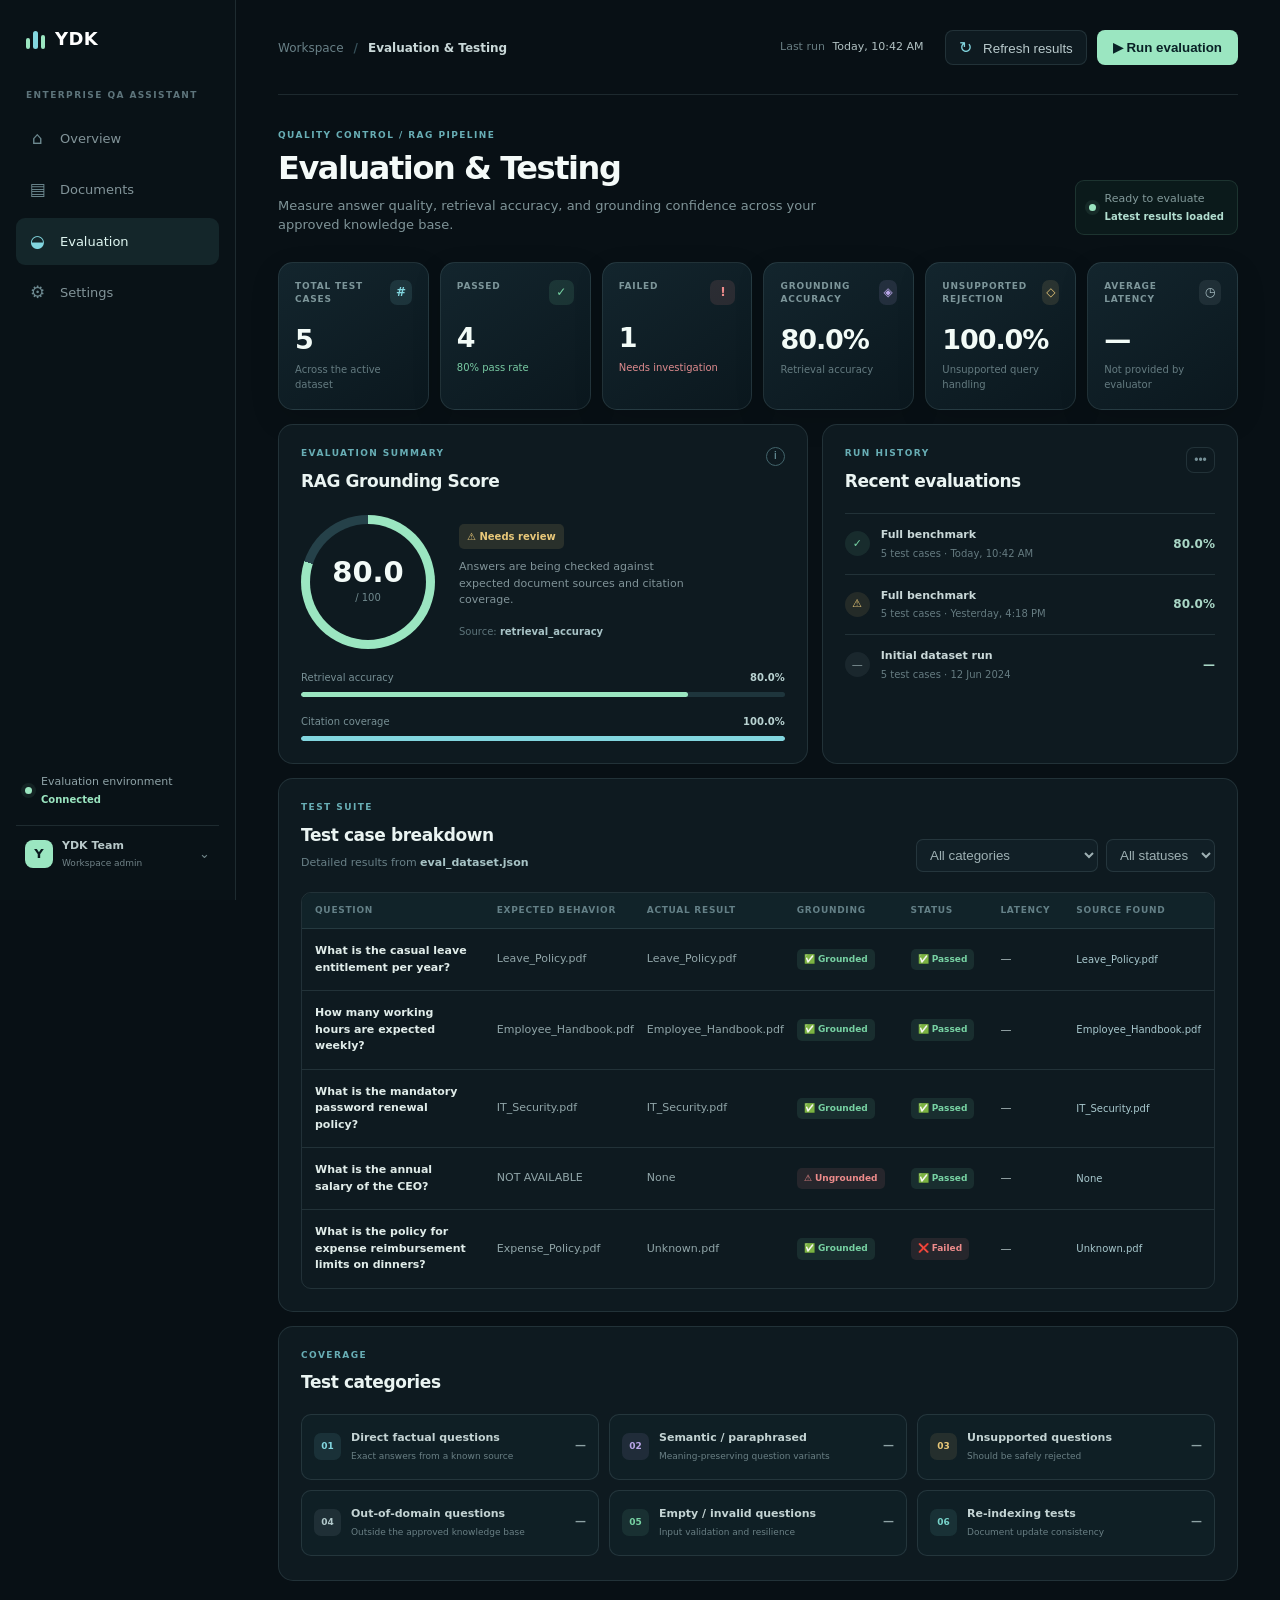
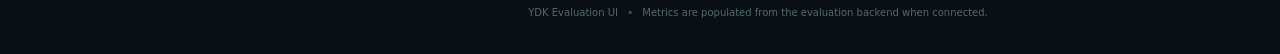
<file: evaluation-dashboard/index.html>
<!doctype html>
<html lang="en">
<head>
  <meta charset="utf-8" />
  <meta name="viewport" content="width=device-width, initial-scale=1" />
  <meta name="description" content="Enterprise RAG evaluation dashboard" />
  <title>YDK | Evaluation & Testing</title>
  <link rel="stylesheet" href="style.css" />
</head>
<body>
  <div class="app-shell">
    <aside class="sidebar">
      <div class="brand"><span class="brand-icon"><i></i><i></i><i></i></span><span>YDK</span></div>
      <p class="workspace-label">ENTERPRISE QA ASSISTANT</p>
      <nav class="nav" aria-label="Main navigation">
        <a href="#overview"><span>⌂</span>Overview</a>
        <a href="#documents"><span>▤</span>Documents</a>
        <a class="active" href="#evaluation"><span>◒</span>Evaluation</a>
        <a href="#settings"><span>⚙</span>Settings</a>
      </nav>
      <div class="sidebar-bottom"><div class="environment"><span class="status-dot"></span><span>Evaluation environment<strong>Connected</strong></span></div><div class="user-badge"><span>Y</span><div><b>YDK Team</b><small>Workspace admin</small></div><span class="chevron">⌄</span></div></div>
    </aside>

    <main class="main-content" id="evaluation">
      <header class="topbar"><div class="breadcrumb"><span>Workspace</span><b>/</b><strong>Evaluation &amp; Testing</strong></div><div class="top-actions"><span class="last-run">Last run <b id="lastRun">Today, 10:42 AM</b></span><button id="refreshButton" class="ghost-button" type="button"><span>↻</span> Refresh results</button><button id="runButton" class="primary-button" type="button"><span>▶</span> Run evaluation</button></div></header>

      <section class="page-intro"><div><p class="eyebrow">QUALITY CONTROL / RAG PIPELINE</p><h1>Evaluation &amp; Testing</h1><p>Measure answer quality, retrieval accuracy, and grounding confidence across your approved knowledge base.</p></div><div class="run-state"><span class="status-dot"></span><span>Ready to evaluate<strong id="runStatus">Latest results loaded</strong></span></div></section>

      <section class="kpi-grid" aria-label="Evaluation key performance indicators">
        <article class="kpi-card"><div class="kpi-top"><span class="kpi-label">TOTAL TEST CASES</span><span class="kpi-icon blue">#</span></div><strong id="totalTested" class="kpi-value">5</strong><span class="kpi-foot">Across the active dataset</span></article>
        <article class="kpi-card"><div class="kpi-top"><span class="kpi-label">PASSED</span><span class="kpi-icon green">✓</span></div><strong id="passed" class="kpi-value">4</strong><span class="kpi-foot positive">80% pass rate</span></article>
        <article class="kpi-card"><div class="kpi-top"><span class="kpi-label">FAILED</span><span class="kpi-icon red">!</span></div><strong id="failed" class="kpi-value">1</strong><span class="kpi-foot negative">Needs investigation</span></article>
        <article class="kpi-card"><div class="kpi-top"><span class="kpi-label">GROUNDING ACCURACY</span><span class="kpi-icon purple">◈</span></div><strong id="grounding" class="kpi-value">80.0%</strong><span class="kpi-foot">Retrieval accuracy</span></article>
        <article class="kpi-card"><div class="kpi-top"><span class="kpi-label">UNSUPPORTED REJECTION</span><span class="kpi-icon amber">◇</span></div><strong id="unsupported" class="kpi-value">100.0%</strong><span class="kpi-foot">Unsupported query handling</span></article>
        <article class="kpi-card"><div class="kpi-top"><span class="kpi-label">AVERAGE LATENCY</span><span class="kpi-icon slate">◷</span></div><strong id="latency" class="kpi-value">—</strong><span class="kpi-foot">Not provided by evaluator</span></article>
      </section>

      <section class="content-grid">
        <article class="summary-card">
          <div class="section-heading"><div><p class="eyebrow">EVALUATION SUMMARY</p><h2>RAG Grounding Score</h2></div><span class="info-dot" title="Based on retrieval_accuracy from eval_engine.py">i</span></div>
          <div class="score-row"><div class="score-ring" id="scoreRing"><div><strong id="scoreValue">80.0</strong><small>/ 100</small></div></div><div class="score-copy"><span class="status-pill warning" id="scoreStatus">⚠ Needs review</span><p>Answers are being checked against expected document sources and citation coverage.</p><span class="score-note">Source: <b>retrieval_accuracy</b></span></div></div>
          <div class="progress-block"><div><span>Retrieval accuracy</span><b id="retrievalProgressLabel">80.0%</b></div><div class="progress"><span id="retrievalProgress"></span></div></div>
          <div class="progress-block"><div><span>Citation coverage</span><b id="citationProgressLabel">100.0%</b></div><div class="progress citation"><span id="citationProgress"></span></div></div>
        </article>

        <article class="history-card"><div class="section-heading"><div><p class="eyebrow">RUN HISTORY</p><h2>Recent evaluations</h2></div><button class="icon-button" type="button" aria-label="More history">•••</button></div><div class="history-list" id="historyList"><div class="history-item"><span class="history-icon success">✓</span><div><b>Full benchmark</b><small>5 test cases · Today, 10:42 AM</small></div><strong>80.0%</strong></div><div class="history-item"><span class="history-icon warning">⚠</span><div><b>Full benchmark</b><small>5 test cases · Yesterday, 4:18 PM</small></div><strong>80.0%</strong></div><div class="history-item"><span class="history-icon neutral">—</span><div><b>Initial dataset run</b><small>5 test cases · 12 Jun 2024</small></div><strong>—</strong></div></div></article>
      </section>

      <section class="tests-section"><div class="section-heading tests-heading"><div><p class="eyebrow">TEST SUITE</p><h2>Test case breakdown</h2><span class="section-subtitle">Detailed results from <b>eval_dataset.json</b></span></div><div class="filters"><select id="categoryFilter" aria-label="Filter by category"><option value="all">All categories</option><option value="Direct factual questions">Direct factual</option><option value="Semantic/paraphrased questions">Semantic / paraphrased</option><option value="Unsupported questions">Unsupported</option><option value="Out-of-domain questions">Out-of-domain</option><option value="Empty/invalid questions">Empty / invalid</option><option value="Re-indexing tests">Re-indexing</option></select><select id="statusFilter" aria-label="Filter by status"><option value="all">All statuses</option><option value="PASS">Passed</option><option value="FAIL">Failed</option></select></div></div><div class="table-wrap"><table><thead><tr><th>Question</th><th>Expected behavior</th><th>Actual result</th><th>Grounding</th><th>Status</th><th>Latency</th><th>Source found</th></tr></thead><tbody id="resultsBody"></tbody></table><div id="emptyResults" class="empty-table hidden">No test cases match these filters.</div></div></section>

      <section class="category-section"><div class="section-heading"><div><p class="eyebrow">COVERAGE</p><h2>Test categories</h2></div></div><div class="category-grid" id="categoryGrid"><div class="category-card"><span class="category-mark blue">01</span><div><b>Direct factual questions</b><small>Exact answers from a known source</small></div><strong>—</strong></div><div class="category-card"><span class="category-mark purple">02</span><div><b>Semantic / paraphrased</b><small>Meaning-preserving question variants</small></div><strong>—</strong></div><div class="category-card"><span class="category-mark amber">03</span><div><b>Unsupported questions</b><small>Should be safely rejected</small></div><strong>—</strong></div><div class="category-card"><span class="category-mark slate">04</span><div><b>Out-of-domain questions</b><small>Outside the approved knowledge base</small></div><strong>—</strong></div><div class="category-card"><span class="category-mark green">05</span><div><b>Empty / invalid questions</b><small>Input validation and resilience</small></div><strong>—</strong></div><div class="category-card"><span class="category-mark teal">06</span><div><b>Re-indexing tests</b><small>Document update consistency</small></div><strong>—</strong></div></div></section>
      <footer>YDK Evaluation UI <span>•</span> Metrics are populated from the evaluation backend when connected.</footer>
    </main>
  </div>
  <div id="toast" class="toast" role="status" aria-live="polite"></div>
  <script src="app.js"></script>
</body>
</html>
</file>
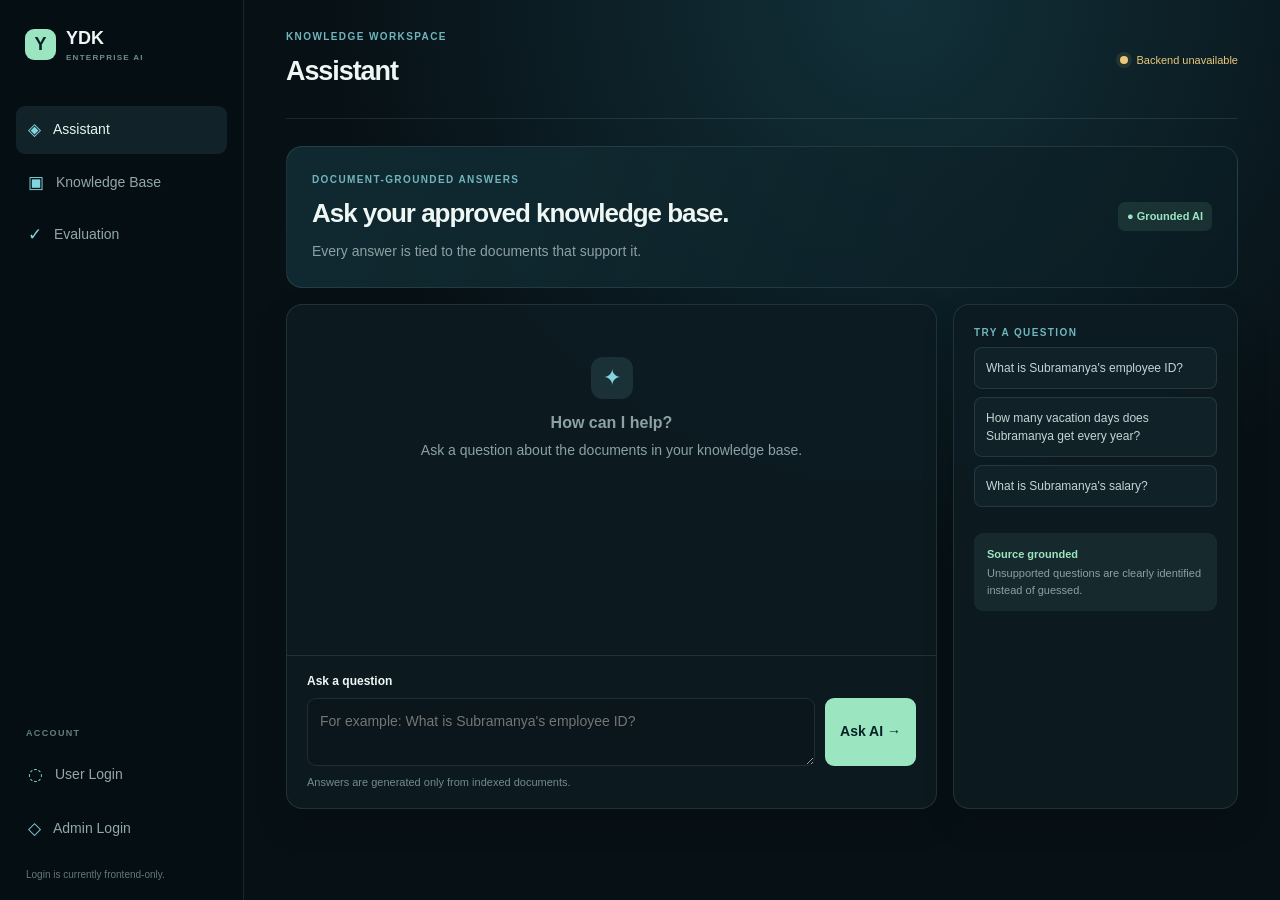
<file: ydk-frontend/index.html>
<!doctype html>
<html lang="en">
<head>
  <meta charset="utf-8">
  <meta name="viewport" content="width=device-width, initial-scale=1">
  <meta name="description" content="Enterprise Document QA Assistant">
  <title>YDK | Enterprise QA Assistant</title>
  <link rel="stylesheet" href="style.css">
</head>
<body>
  <div class="app-shell">
    <aside class="sidebar">
      <a class="brand" href="#assistant"><span class="brand-mark">Y</span><span>YDK <small>ENTERPRISE AI</small></span></a>
      <nav aria-label="Main navigation">
        <button class="nav-link active" data-view="assistant"><span>◈</span> Assistant</button>
        <button class="nav-link" data-view="knowledge"><span>▣</span> Knowledge Base</button>
        <button class="nav-link" data-view="evaluation"><span>✓</span> Evaluation</button>
      </nav>
      <div class="sidebar-bottom"><p>ACCOUNT</p><a class="nav-link" href="../login/user-login.html"><span>◌</span> User Login</a><a class="nav-link" href="../login/admin-login.html"><span>◇</span> Admin Login</a><div class="demo-note">Login is currently frontend-only.</div></div>
    </aside>
    <main class="main-content">
      <header class="topbar"><div><p class="eyebrow" id="view-kicker">KNOWLEDGE WORKSPACE</p><h1 id="view-title">Assistant</h1></div><div class="connection" id="connection-state"><i></i><span>Checking backend…</span></div></header>
      <section class="view active" id="assistant-view">
        <div class="hero"><div><p class="eyebrow">DOCUMENT-GROUNDED ANSWERS</p><h2>Ask your approved knowledge base.</h2><p>Every answer is tied to the documents that support it.</p></div><span class="secure-badge">● Grounded AI</span></div>
        <div class="assistant-layout"><div class="chat-card"><div class="chat-history" id="chat-history" aria-live="polite"><div class="empty-chat"><div class="empty-icon">✦</div><h3>How can I help?</h3><p>Ask a question about the documents in your knowledge base.</p></div></div><form class="question-form" id="question-form"><label for="question-input">Ask a question</label><div class="input-row"><textarea id="question-input" rows="2" placeholder="For example: What is Subramanya's employee ID?" required></textarea><button class="primary-btn" id="ask-button" type="submit">Ask AI <span>→</span></button></div><p class="form-hint" id="chat-status">Answers are generated only from indexed documents.</p></form></div><aside class="suggestions-card"><p class="eyebrow">TRY A QUESTION</p><button class="suggestion">What is Subramanya's employee ID?</button><button class="suggestion">How many vacation days does Subramanya get every year?</button><button class="suggestion">What is Subramanya's salary?</button><div class="grounding-note"><strong>Source grounded</strong><span>Unsupported questions are clearly identified instead of guessed.</span></div></aside></div>
      </section>
      <section class="view" id="knowledge-view">
        <div class="section-heading"><div><p class="eyebrow">APPROVED DOCUMENTS</p><h2>Knowledge Base</h2><p>Upload and manage the documents used to ground answers.</p></div><button class="secondary-btn" id="refresh-documents">↻ Refresh results</button></div>
        <div class="knowledge-grid"><form class="upload-card" id="upload-form"><p class="eyebrow">ADD DOCUMENT</p><h3>Upload for indexing</h3><p>PDF, DOCX, or TXT files only.</p><label class="drop-zone" for="document-file"><input id="document-file" type="file" accept=".pdf,.docx,.txt,application/pdf,application/vnd.openxmlformats-officedocument.wordprocessingml.document,text/plain" required><span class="upload-symbol">↑</span><strong>Choose a document</strong><small id="file-name">No file selected</small></label><button class="primary-btn full-width" id="upload-button" type="submit">Upload &amp; Index</button><p class="form-hint" id="upload-status">Your document will appear below after indexing.</p></form><div class="documents-card"><div class="card-title"><div><p class="eyebrow">LIBRARY</p><h3>Indexed documents</h3></div><span class="count" id="document-count">0 documents</span></div><div id="document-list" class="document-list"><div class="loading-row">Loading documents…</div></div></div></div>
      </section>
      <section class="view" id="evaluation-view">
        <div class="section-heading"><div><p class="eyebrow">QUALITY ASSURANCE</p><h2>Evaluation &amp; Testing</h2><p>Measure retrieval quality when an evaluation backend is connected.</p></div><div class="button-group"><button class="secondary-btn" id="refresh-evaluation">↻ Refresh Results</button><button class="primary-btn" id="run-evaluation">Run Evaluation</button></div></div>
        <div id="evaluation-message" class="unavailable-card"><div class="empty-icon warning">!</div><div><p class="eyebrow">INTEGRATION REQUIRED</p><h3>Evaluation backend not connected</h3><p>The UI is ready for YDK evaluation results, but no evaluation API URL is configured. No demo metrics are shown as live data.</p></div></div>
        <div id="evaluation-placeholder"><div class="evaluation-placeholder"><article class="placeholder-card"><span>Total test cases</span><strong>—</strong></article><article class="placeholder-card"><span>Passed</span><strong>—</strong></article><article class="placeholder-card"><span>Failed</span><strong>—</strong></article><article class="placeholder-card"><span>RAG Grounding Score</span><strong>—</strong></article><article class="placeholder-card"><span>Unsupported rejection</span><strong>—</strong></article><article class="placeholder-card"><span>Average latency</span><strong>—</strong></article></div><div class="evaluation-table-card"><div class="card-title"><div><p class="eyebrow">RECENT EVALUATION HISTORY</p><h3>Test case results</h3></div><span class="count">Awaiting backend</span></div><div class="empty-list">Connect YDK's real evaluation endpoint to display pass/fail test cases and the RAG Grounding Score.</div></div><div class="category-grid" aria-label="Evaluation test categories"><article class="category-card"><div><strong>Direct factual questions</strong><span>Awaiting results</span></div></article><article class="category-card"><div><strong>Semantic / paraphrased</strong><span>Awaiting results</span></div></article><article class="category-card"><div><strong>Unsupported questions</strong><span>Awaiting results</span></div></article><article class="category-card"><div><strong>Out-of-domain questions</strong><span>Awaiting results</span></div></article><article class="category-card"><div><strong>Empty / invalid questions</strong><span>Awaiting results</span></div></article><article class="category-card"><div><strong>Re-indexing tests</strong><span>Awaiting results</span></div></article></div></div><div id="evaluation-results" hidden></div>
      </section>
    </main>
  </div>
  <div class="toast" id="toast" role="status" aria-live="polite"></div>
  <script src="api-config.js"></script><script src="api-client.js"></script><script src="app.js"></script>
</body>
</html>
</file>
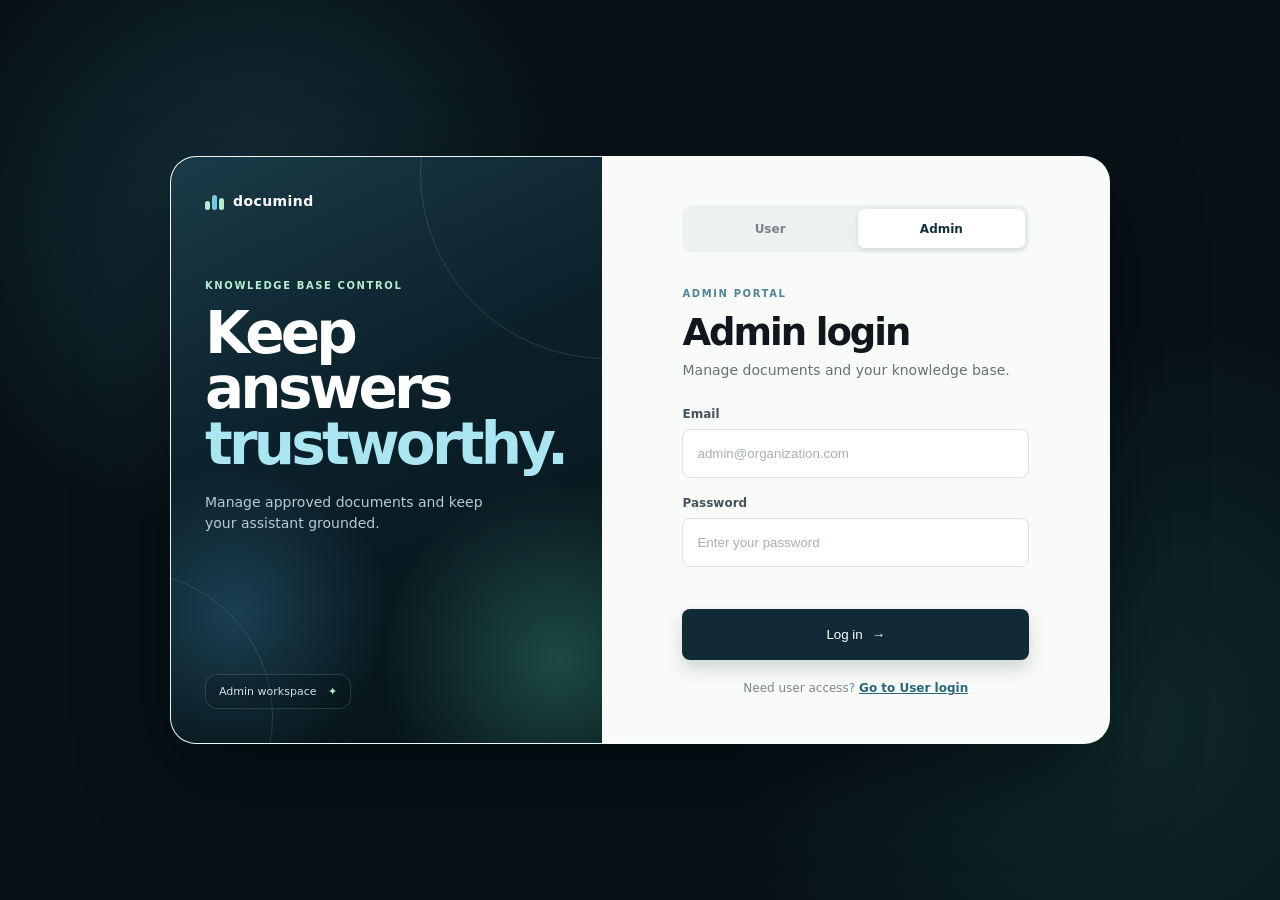
<file: login/admin-login.html>
<!doctype html>
<html lang="en">
<head>
  <meta charset="utf-8" />
  <meta name="viewport" content="width=device-width, initial-scale=1" />
  <title>DocuMind | Admin login</title>
  <link rel="stylesheet" href="css/auth-common.css" />
  <link rel="stylesheet" href="css/admin-login.css" />
</head>
<body>
  <main class="auth-page">
    <section class="auth-card" aria-labelledby="adminTitle">
      <aside class="brand-panel"><div class="brand"><span class="brand-mark"><i></i><i></i><i></i></span>documind</div><div class="brand-copy"><p>KNOWLEDGE BASE CONTROL</p><h1>Keep answers<br /><em>trustworthy.</em></h1><span>Manage approved documents and keep your assistant grounded.</span></div><div class="chat-hint">Admin workspace <b>✦</b></div></aside>
      <section class="form-panel">
        <nav class="page-switch"><a href="user-login.html">User</a><a class="active" href="admin-login.html">Admin</a></nav>
        <p class="kicker">ADMIN PORTAL</p><h2 id="adminTitle">Admin login</h2><p class="subheading">Manage documents and your knowledge base.</p>
        <form id="adminLoginForm" action="/api/auth/admin/login" method="post" novalidate>
          <div class="field"><label for="adminEmail">Email</label><input id="adminEmail" name="email" type="email" autocomplete="username" placeholder="admin@organization.com" required /></div>
          <div class="field"><label for="adminPassword">Password</label><input id="adminPassword" name="password" type="password" autocomplete="current-password" placeholder="Enter your password" required /></div>
          <p id="adminMessage" class="form-message" role="alert"></p><button class="primary-button" type="submit">Log in <span>→</span></button>
        </form>
        <p class="switch-link">Need user access? <a href="user-login.html">Go to User login</a></p>
      </section>
    </section>
  </main>
  <script src="js/admin-login.js"></script>
</body>
</html>
</file>
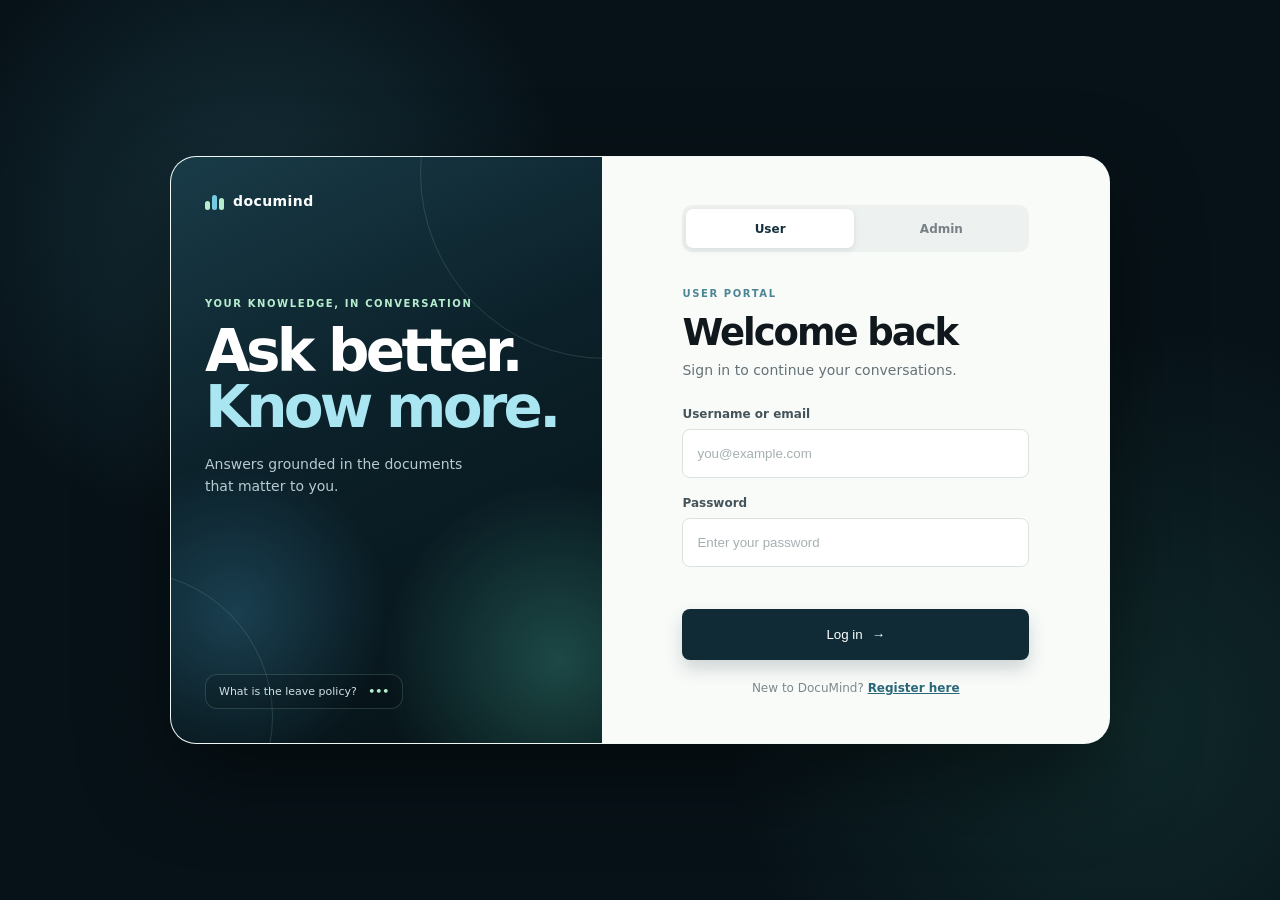
<file: login/user-login.html>
<!doctype html>
<html lang="en">
<head>
  <meta charset="utf-8" />
  <meta name="viewport" content="width=device-width, initial-scale=1" />
  <title>DocuMind | User login</title>
  <link rel="stylesheet" href="css/auth-common.css" />
  <link rel="stylesheet" href="css/user-login.css" />
</head>
<body>
  <main class="auth-page">
    <section class="auth-card" aria-labelledby="loginTitle">
      <aside class="brand-panel"><div class="brand"><span class="brand-mark"><i></i><i></i><i></i></span>documind</div><div class="brand-copy"><p>YOUR KNOWLEDGE, IN CONVERSATION</p><h1>Ask better.<br /><em>Know more.</em></h1><span>Answers grounded in the documents that matter to you.</span></div><div class="chat-hint">What is the leave policy? <b>•••</b></div></aside>
      <section class="form-panel">
        <nav class="page-switch"><a class="active" href="user-login.html">User</a><a href="admin-login.html">Admin</a></nav>
        <p class="kicker">USER PORTAL</p><h2 id="loginTitle">Welcome back</h2><p class="subheading">Sign in to continue your conversations.</p>
        <form id="userLoginForm" action="/api/auth/user/login" method="post" novalidate>
          <div class="field"><label for="userIdentity">Username or email</label><input id="userIdentity" name="email" type="text" autocomplete="username" placeholder="you@example.com" required /></div>
          <div class="field"><label for="userPassword">Password</label><input id="userPassword" name="password" type="password" autocomplete="current-password" placeholder="Enter your password" required /></div>
          <p id="loginMessage" class="form-message" role="alert"></p><button class="primary-button" type="submit">Log in <span>→</span></button>
        </form>
        <p class="switch-link">New to DocuMind? <a href="user-registration.html">Register here</a></p>
      </section>
    </section>
  </main>
  <script src="js/user-login.js"></script>
</body>
</html>
</file>
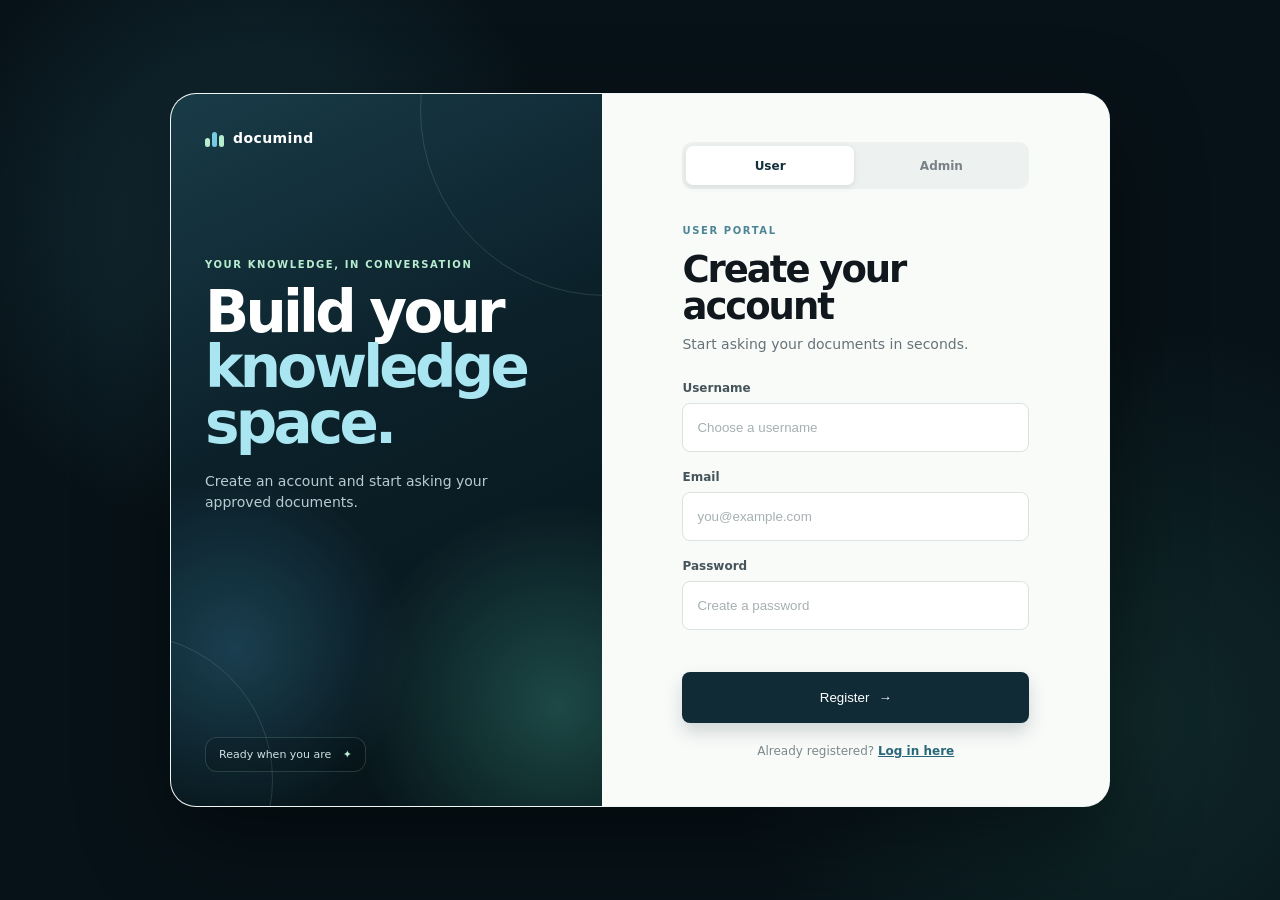
<file: login/user-registration.html>
<!doctype html>
<html lang="en">
<head>
  <meta charset="utf-8" />
  <meta name="viewport" content="width=device-width, initial-scale=1" />
  <title>DocuMind | Create account</title>
  <link rel="stylesheet" href="css/auth-common.css" />
  <link rel="stylesheet" href="css/user-registration.css" />
</head>
<body>
  <main class="auth-page">
    <section class="auth-card" aria-labelledby="registerTitle">
      <aside class="brand-panel"><div class="brand"><span class="brand-mark"><i></i><i></i><i></i></span>documind</div><div class="brand-copy"><p>YOUR KNOWLEDGE, IN CONVERSATION</p><h1>Build your<br /><em>knowledge space.</em></h1><span>Create an account and start asking your approved documents.</span></div><div class="chat-hint">Ready when you are <b>✦</b></div></aside>
      <section class="form-panel">
        <nav class="page-switch"><a class="active" href="user-registration.html">User</a><a href="admin-login.html">Admin</a></nav>
        <p class="kicker">USER PORTAL</p><h2 id="registerTitle">Create your account</h2><p class="subheading">Start asking your documents in seconds.</p>
        <form id="userRegistrationForm" action="/api/auth/user/register" method="post" novalidate>
          <div class="field"><label for="userName">Username</label><input id="userName" name="username" type="text" autocomplete="username" placeholder="Choose a username" required /></div>
          <div class="field"><label for="userEmail">Email</label><input id="userEmail" name="email" type="email" autocomplete="email" placeholder="you@example.com" required /></div>
          <div class="field"><label for="userPassword">Password</label><input id="userPassword" name="password" type="password" autocomplete="new-password" placeholder="Create a password" required /></div>
          <p id="registerMessage" class="form-message" role="alert"></p><button class="primary-button" type="submit">Register <span>→</span></button>
        </form>
        <p class="switch-link">Already registered? <a href="user-login.html">Log in here</a></p>
      </section>
    </section>
  </main>
  <script src="js/user-registration.js"></script>
</body>
</html>
</file>
<file: evaluation-dashboard/style.css>
:root{--bg:#081015;--panel:#0e1a20;--panel-2:#111f26;--panel-3:#152830;--line:rgba(177,222,226,.12);--text:#edf6f4;--muted:#87999d;--dim:#5f747b;--cyan:#82d6df;--mint:#9be6c1;--yellow:#e9c879;--red:#ed8b8b;--purple:#b9a6e8;--green:#77d2a3;--radius:15px}*{box-sizing:border-box}html{scroll-behavior:smooth}body{margin:0;min-width:1100px;color:var(--text);background:var(--bg);font:13px/1.5 Inter,ui-sans-serif,system-ui,-apple-system,BlinkMacSystemFont,"Segoe UI",sans-serif}.app-shell{display:flex;min-height:100vh}.sidebar{position:fixed;display:flex;width:236px;height:100vh;flex-direction:column;padding:25px 16px 18px;border-right:1px solid var(--line);background:#091217}.brand{display:flex;align-items:center;gap:10px;padding:0 10px;color:#fff;font-size:18px;font-weight:800;letter-spacing:.02em}.brand-icon{display:flex;align-items:end;gap:3px;width:19px;height:20px}.brand-icon i{width:5px;border-radius:5px;background:var(--mint)}.brand-icon i:nth-child(2){height:18px;background:var(--cyan)}.brand-icon i:nth-child(1){height:11px}.brand-icon i:nth-child(3){height:14px}.workspace-label{margin:37px 10px 12px;color:#5d747b;font-size:9px;font-weight:800;letter-spacing:.16em}.nav{display:grid;gap:4px}.nav a{display:flex;align-items:center;gap:13px;padding:11px 12px;border-radius:9px;color:#829499;text-decoration:none}.nav a span{display:grid;width:19px;place-items:center;color:#6d8990;font-size:17px}.nav a.active{color:#dff6f1;background:rgba(122,211,207,.1)}.nav a.active span{color:var(--cyan)}.sidebar-bottom{display:grid;gap:18px;margin-top:auto}.environment{display:flex;align-items:center;gap:9px;padding:0 9px;color:#8fa3a7;font-size:11px}.environment strong{display:block;margin-top:2px;color:var(--mint);font-size:10px}.status-dot{display:inline-block;width:7px;height:7px;border-radius:50%;background:var(--mint);box-shadow:0 0 0 4px rgba(155,230,193,.08)}.user-badge{display:flex;align-items:center;gap:9px;padding:12px 9px;border-top:1px solid var(--line);color:#b8c8c9}.user-badge>span:first-child{display:grid;width:28px;height:28px;place-items:center;border-radius:8px;color:#0a1a1e;background:var(--mint);font-weight:800}.user-badge b,.user-badge small{display:block}.user-badge b{font-size:11px}.user-badge small{margin-top:2px;color:#708287;font-size:9px}.user-badge .chevron{margin-left:auto;color:#71868a}.main-content{width:calc(100% - 236px);margin-left:236px;padding:30px 42px 34px}.topbar{display:flex;align-items:center;justify-content:space-between;padding-bottom:29px;border-bottom:1px solid var(--line)}.breadcrumb{display:flex;gap:10px;align-items:center;color:#698087;font-size:12px}.breadcrumb b{color:#365059}.breadcrumb strong{color:#c9d8d8;font-weight:600}.top-actions{display:flex;align-items:center;gap:10px}.last-run{margin-right:12px;color:#687d82;font-size:11px}.last-run b{margin-left:4px;color:#b2c2c3;font-weight:500}.ghost-button,.primary-button,.icon-button{border:1px solid var(--line);border-radius:8px;cursor:pointer;color:#b9cacc;background:var(--panel);font:600 11px inherit}.ghost-button{height:35px;padding:0 13px}.ghost-button span{margin-right:7px;color:var(--cyan);font-size:16px}.primary-button{height:35px;padding:0 15px;border-color:transparent;color:#092126;background:var(--mint);font-weight:800}.primary-button:hover{background:#c0f3d8}.page-intro{display:flex;align-items:end;justify-content:space-between;padding:34px 0 27px}.eyebrow{margin:0 0 8px;color:#68aeb5;font-size:9px;font-weight:800;letter-spacing:.16em}.page-intro h1{margin:0;color:#f4faf8;font-size:32px;line-height:1.1;letter-spacing:-.045em}.page-intro p:not(.eyebrow){max-width:570px;margin:10px 0 0;color:#7f9498;font-size:13px}.run-state{display:flex;align-items:center;gap:9px;padding:10px 13px;border:1px solid rgba(155,230,193,.13);border-radius:9px;color:#839a9b;background:rgba(20,51,45,.3);font-size:11px}.run-state strong{display:block;margin-top:1px;color:#b2ded0;font-size:10px}.kpi-grid{display:grid;grid-template-columns:repeat(6,1fr);gap:11px}.kpi-card{min-height:127px;padding:17px 16px;border:1px solid var(--line);border-radius:var(--radius);background:linear-gradient(145deg,rgba(21,40,48,.9),rgba(12,25,31,.9));box-shadow:0 10px 30px rgba(0,0,0,.12)}.kpi-top,.section-heading{display:flex;align-items:start;justify-content:space-between}.kpi-label{color:#7d969a;font-size:9px;font-weight:800;letter-spacing:.09em}.kpi-icon{display:grid;width:25px;height:25px;place-items:center;border-radius:7px;font-size:12px;font-weight:800}.kpi-icon.blue{color:var(--cyan);background:rgba(130,214,223,.12)}.kpi-icon.green{color:var(--green);background:rgba(119,210,163,.12)}.kpi-icon.red{color:var(--red);background:rgba(237,139,139,.12)}.kpi-icon.purple{color:var(--purple);background:rgba(185,166,232,.12)}.kpi-icon.amber{color:var(--yellow);background:rgba(233,200,121,.12)}.kpi-icon.slate{color:#acc3c8;background:rgba(172,195,200,.1)}.kpi-value{display:block;margin-top:13px;color:#f2fbf7;font-size:27px;letter-spacing:-.04em}.kpi-foot{display:block;margin-top:2px;color:#647b80;font-size:10px}.kpi-foot.positive{color:#79cba4}.kpi-foot.negative{color:#de8b8e}.content-grid{display:grid;grid-template-columns:1.12fr .88fr;gap:14px;margin-top:14px}.summary-card,.history-card,.tests-section,.category-section{border:1px solid var(--line);border-radius:var(--radius);background:var(--panel)}.summary-card,.history-card{padding:22px}.section-heading h2{margin:0;color:#eaf4f2;font-size:17px;letter-spacing:-.025em}.info-dot{display:grid;width:19px;height:19px;place-items:center;border:1px solid #42646b;border-radius:50%;color:#74a3ab;font-size:11px}.score-row{display:flex;align-items:center;gap:24px;margin:21px 0}.score-ring{display:grid;width:134px;height:134px;flex:none;place-items:center;border-radius:50%;background:conic-gradient(var(--mint) 0 80%,#254149 80% 100%);position:relative}.score-ring::before{position:absolute;inset:9px;border-radius:50%;background:var(--panel);content:""}.score-ring>div{position:relative;text-align:center}.score-ring strong{display:block;color:#f3fbf8;font-size:29px;line-height:1}.score-ring small{color:#718a8e;font-size:10px}.score-copy{max-width:230px}.status-pill{display:inline-flex;align-items:center;gap:5px;padding:5px 8px;border-radius:5px;font-size:10px;font-weight:800}.status-pill.warning{color:var(--yellow);background:rgba(233,200,121,.12)}.score-copy p{margin:10px 0 12px;color:#809398;font-size:11px;line-height:1.5}.score-note{color:#5d747a;font-size:10px}.score-note b{color:#a8c3c6;font-weight:600}.progress-block{margin-top:17px}.progress-block>div:first-child{display:flex;justify-content:space-between;color:#789095;font-size:10px}.progress-block b{color:#b9d3d2;font-weight:600}.progress{height:5px;margin-top:7px;overflow:hidden;border-radius:5px;background:#1e353c}.progress span{display:block;width:80%;height:100%;border-radius:inherit;background:var(--mint)}.progress.citation span{width:100%;background:var(--cyan)}.history-card{min-height:260px}.icon-button{width:29px;height:26px;color:#769097;font-size:12px}.history-list{display:grid;margin-top:19px}.history-item{display:flex;align-items:center;gap:11px;padding:13px 0;border-top:1px solid var(--line)}.history-icon{display:grid;width:25px;height:25px;place-items:center;border-radius:50%;font-size:11px}.history-icon.success{color:var(--green);background:rgba(119,210,163,.1)}.history-icon.warning{color:var(--yellow);background:rgba(233,200,121,.1)}.history-icon.neutral{color:#8da1a4;background:rgba(141,161,164,.1)}.history-item div{flex:1}.history-item b,.history-item small{display:block}.history-item b{color:#c9d8d8;font-size:11px}.history-item small{margin-top:2px;color:#657b80;font-size:10px}.history-item>strong{color:#a9d7c6;font-size:12px}.tests-section,.category-section{margin-top:14px;padding:22px}.tests-heading{align-items:end}.section-subtitle{display:block;margin-top:7px;color:#698087;font-size:11px}.section-subtitle b{color:#a8c4c6;font-weight:600}.filters{display:flex;gap:8px}.filters select{height:33px;padding:0 9px;border:1px solid var(--line);border-radius:7px;outline:0;color:#9eb0b3;background:#111f26;font:11px inherit}.table-wrap{overflow:auto;margin-top:20px;border:1px solid var(--line);border-radius:10px}table{width:100%;border-collapse:collapse;min-width:900px}th{padding:11px 13px;color:#648087;background:#112329;font-size:9px;font-weight:800;letter-spacing:.08em;text-align:left;text-transform:uppercase}td{padding:14px 13px;border-top:1px solid var(--line);color:#b8c8c9;font-size:11px}td:first-child{max-width:250px;color:#e0ece9;font-weight:600}td:nth-child(2),td:nth-child(3){max-width:150px;color:#91a6a9}.status-badge,.grounding-badge{display:inline-flex;align-items:center;gap:5px;padding:4px 7px;border-radius:5px;font-size:9px;font-weight:800;white-space:nowrap}.status-badge.pass,.grounding-badge.grounded{color:var(--green);background:rgba(119,210,163,.11)}.status-badge.fail,.grounding-badge.ungrounded{color:var(--red);background:rgba(237,139,139,.11)}.source-cell{color:#a8c8cd;font-size:10px}.empty-table{padding:28px;color:#84999d;text-align:center}.hidden{display:none!important}.category-section{padding-bottom:24px}.category-grid{display:grid;grid-template-columns:repeat(3,1fr);gap:10px;margin-top:18px}.category-card{display:flex;align-items:center;gap:10px;min-height:66px;padding:12px;border:1px solid var(--line);border-radius:10px;background:rgba(17,34,41,.65)}.category-card>div{flex:1}.category-card b,.category-card small{display:block}.category-card b{color:#c3d3d3;font-size:11px}.category-card small{margin-top:3px;color:#697f84;font-size:9px}.category-card>strong{color:#8ea3a5;font-size:11px}.category-mark{display:grid;width:27px;height:27px;place-items:center;border-radius:7px;font-size:9px;font-weight:800}.category-mark.blue{color:var(--cyan);background:rgba(130,214,223,.1)}.category-mark.purple{color:var(--purple);background:rgba(185,166,232,.1)}.category-mark.amber{color:var(--yellow);background:rgba(233,200,121,.1)}.category-mark.slate{color:#b2c9cb;background:rgba(178,201,203,.1)}.category-mark.green{color:var(--green);background:rgba(119,210,163,.1)}.category-mark.teal{color:#78d4cb;background:rgba(120,212,203,.1)}footer{padding:24px 0 0;color:#526970;text-align:center;font-size:10px}footer span{padding:0 6px;color:#3d5961}.toast{position:fixed;right:25px;bottom:25px;z-index:10;display:none;padding:12px 16px;border:1px solid rgba(155,230,193,.25);border-radius:8px;color:#cce9df;background:#102c31;box-shadow:0 10px 30px rgba(0,0,0,.3);font-size:11px}.toast.show{display:block}@media(max-width:1180px){body{min-width:0}.main-content{padding:25px}.kpi-grid{grid-template-columns:repeat(3,1fr)}}@media(max-width:820px){.sidebar{position:static;width:70px;padding:20px 10px}.brand{padding:0 10px}.brand>span:last-child,.workspace-label,.nav a:not(.active)::after,.nav a{font-size:0}.nav a{justify-content:center}.nav a span{font-size:17px}.sidebar-bottom{display:none}.main-content{width:calc(100% - 70px);margin-left:0}.content-grid{grid-template-columns:1fr}.category-grid{grid-template-columns:repeat(2,1fr)}}@media(max-width:620px){.main-content{padding:18px 14px}.topbar,.page-intro{align-items:flex-start;flex-direction:column;gap:15px}.top-actions{flex-wrap:wrap}.last-run{width:100%}.kpi-grid{grid-template-columns:repeat(2,1fr)}.kpi-card{min-height:112px;padding:13px}.kpi-value{font-size:23px}.score-row{align-items:flex-start;flex-direction:column}.category-grid{grid-template-columns:1fr}.filters{width:100%;margin-top:15px}.filters select{flex:1}}
</file>
<file: ydk-frontend/style.css>
:root {
  --bg: #071015;
  --panel: #0d1b22;
  --panel-light: #11242d;
  --line: rgba(163, 209, 213, .13);
  --text: #eff7f5;
  --muted: #8ca1a5;
  --cyan: #83d6df;
  --mint: #9be6c1;
  --warning: #e9c879;
  --danger: #ed8b8b;
  --radius: 16px;
  font-family: Inter, ui-sans-serif, system-ui, -apple-system, BlinkMacSystemFont, "Segoe UI", sans-serif;
}
* { box-sizing: border-box; }
body { min-width: 320px; margin: 0; color: var(--text); background: radial-gradient(circle at 70% 0%, #123039 0%, var(--bg) 45%); font: 14px/1.5 var(--font, Inter, sans-serif); }
button, input, textarea { font: inherit; }
button { cursor: pointer; }
.app-shell { display: flex; min-height: 100vh; }
.sidebar { position: fixed; inset: 0 auto 0 0; z-index: 2; display: flex; width: 244px; flex-direction: column; padding: 25px 16px 18px; border-right: 1px solid var(--line); background: rgba(6, 15, 20, .94); }
.brand { display: flex; align-items: center; gap: 10px; padding: 0 9px; color: var(--text); text-decoration: none; font-size: 18px; font-weight: 800; }
.brand-mark { display: grid; width: 31px; height: 31px; place-items: center; border-radius: 9px; color: #082027; background: var(--mint); }
.brand small { display: block; color: #6f8c91; font-size: 8px; letter-spacing: .16em; }
nav { display: grid; gap: 5px; margin-top: 42px; }
.nav-link { display: flex; align-items: center; gap: 12px; width: 100%; padding: 11px 12px; border: 0; border-radius: 9px; color: #93a7aa; background: transparent; text-decoration: none; text-align: left; }
.nav-link:hover, .nav-link.active { color: #e3f7f1; background: rgba(130, 214, 223, .1); }
.nav-link span { color: var(--cyan); font-size: 17px; }
.sidebar-bottom { display: grid; gap: 6px; margin-top: auto; }
.sidebar-bottom > p { margin: 0 10px 5px; color: #647d82; font-size: 9px; font-weight: 800; letter-spacing: .15em; }
.demo-note { margin: 9px 10px 0; color: #61787c; font-size: 10px; }
.main-content { width: calc(100% - 244px); margin-left: 244px; padding: 29px 42px 38px; }
.topbar, .section-heading, .card-title, .source-head { display: flex; align-items: center; justify-content: space-between; gap: 15px; }
.topbar { padding-bottom: 26px; border-bottom: 1px solid var(--line); }
.eyebrow, .message-label { margin: 0 0 7px; color: #70b5bd; font-size: 10px; font-weight: 800; letter-spacing: .14em; }
h1, h2, h3, p { margin-top: 0; }
h1 { margin-bottom: 0; font-size: 27px; letter-spacing: -.04em; }
h2 { margin: 0; font-size: 26px; letter-spacing: -.04em; }
h3 { margin: 0; font-size: 16px; }
.connection { display: inline-flex; align-items: center; gap: 8px; color: #a5d9c0; font-size: 11px; }
.connection i { width: 8px; height: 8px; border-radius: 50%; background: var(--mint); box-shadow: 0 0 0 4px rgba(155,230,193,.1); }
.connection.offline { color: var(--warning); }.connection.offline i { background: var(--warning); box-shadow: 0 0 0 4px rgba(233,200,121,.1); }
.view { display: none; }.view.active { display: block; }
.hero { display: flex; align-items: center; justify-content: space-between; gap: 20px; margin: 27px 0 16px; padding: 25px; border: 1px solid var(--line); border-radius: var(--radius); background: linear-gradient(110deg, rgba(18,47,54,.84), rgba(11,28,35,.76)); }
.hero p:not(.eyebrow), .section-heading p:not(.eyebrow) { margin: 8px 0 0; color: var(--muted); }
.secure-badge, .count { display: inline-flex; padding: 6px 9px; border-radius: 7px; color: var(--mint); background: rgba(155,230,193,.1); font-size: 11px; font-weight: 700; white-space: nowrap; }
.assistant-layout, .knowledge-grid { display: grid; grid-template-columns: minmax(0, 1fr) 285px; gap: 16px; }
.chat-card, .suggestions-card, .upload-card, .documents-card, .unavailable-card, .evaluation-table-card, .metric-card, .category-card { border: 1px solid var(--line); border-radius: var(--radius); background: rgba(13, 27, 34, .93); box-shadow: 0 14px 34px rgba(0,0,0,.13); }
.chat-card { min-height: 505px; display: flex; flex-direction: column; overflow: hidden; }
.chat-history { flex: 1; max-height: 520px; overflow: auto; padding: 22px; }
.empty-chat, .empty-list, .loading-row, .error-row { padding: 30px 15px; color: var(--muted); text-align: center; }
.empty-icon { display: grid; width: 42px; height: 42px; place-items: center; margin: 0 auto 12px; border-radius: 12px; color: var(--cyan); background: rgba(130,214,223,.12); font-size: 22px; }.empty-icon.warning { color: var(--warning); background: rgba(233,200,121,.1); }
.empty-chat h3 { margin-bottom: 5px; }.empty-chat p { margin: 0; }
.message { margin-bottom: 15px; padding: 15px; border: 1px solid var(--line); border-radius: 12px; }.message > p:last-child { margin-bottom: 0; white-space: pre-wrap; }
.user-message { margin-left: 17%; border-color: rgba(130,214,223,.22); background: rgba(24,56,64,.4); }.assistant-message { margin-right: 6%; background: rgba(14,37,42,.78); }.unsupported-message { margin-right: 6%; border-color: rgba(233,200,121,.3); background: rgba(75,58,20,.2); }.error-message { border-color: rgba(237,139,139,.33); background: rgba(91,31,31,.23); }.thinking { color: var(--muted); font-style: italic; }
.grounded { color: var(--mint); font-size: 9px; }.sources { margin-top: 17px; }.source-card { margin-top: 8px; padding: 12px; border-left: 3px solid var(--cyan); border-radius: 8px; background: rgba(4,17,22,.46); }.source-head { align-items: start; color: #e5f2ef; }.source-head span { color: var(--cyan); font-size: 10px; }.source-section { margin: 7px 0 2px; color: #a8c4c5; font-weight: 700; }.supporting-text { margin: 0; color: var(--muted); font-size: 12px; }
.question-form { padding: 16px 20px 17px; border-top: 1px solid var(--line); }.question-form label { display: block; margin-bottom: 8px; font-size: 12px; font-weight: 700; }.input-row { display: flex; gap: 10px; }.input-row textarea { min-height: 48px; flex: 1; resize: vertical; padding: 12px; border: 1px solid var(--line); border-radius: 9px; outline: 0; color: var(--text); background: #0a161b; }.input-row textarea:focus { border-color: var(--cyan); }
.primary-btn, .secondary-btn { min-height: 42px; padding: 0 15px; border-radius: 9px; font-weight: 800; }.primary-btn { border: 0; color: #082027; background: var(--mint); }.primary-btn:hover { background: #c5f5d9; }.primary-btn:disabled, .secondary-btn:disabled { cursor: not-allowed; opacity: .62; }.secondary-btn { border: 1px solid var(--line); color: #c8dcdb; background: var(--panel-light); }.full-width { width: 100%; }.form-hint { min-height: 17px; margin: 8px 0 0; color: #728a8e; font-size: 11px; }.form-hint.success { color: var(--mint); }.form-hint.error { color: var(--danger); }.form-hint.warning { color: var(--warning); }
.suggestions-card, .upload-card { padding: 20px; }.suggestion { width: 100%; margin-bottom: 8px; padding: 11px; border: 1px solid var(--line); border-radius: 8px; color: #c3d6d5; background: #102128; text-align: left; font-size: 12px; }.suggestion:hover { border-color: rgba(130,214,223,.38); }.grounding-note { display: grid; gap: 3px; margin-top: 18px; padding: 13px; border-radius: 9px; color: var(--muted); background: rgba(155,230,193,.07); font-size: 11px; }.grounding-note strong { color: var(--mint); }
.section-heading { align-items: end; margin: 29px 0 17px; }.button-group { display: flex; gap: 9px; flex-wrap: wrap; }.knowledge-grid { grid-template-columns: 310px minmax(0, 1fr); }.upload-card > p:not(.eyebrow) { color: var(--muted); }.drop-zone { display: grid; place-items: center; min-height: 165px; margin: 17px 0 13px; padding: 14px; border: 1px dashed rgba(130,214,223,.32); border-radius: 11px; color: var(--muted); background: rgba(130,214,223,.04); text-align: center; cursor: pointer; }.drop-zone input { position: absolute; width: 1px; height: 1px; overflow: hidden; opacity: 0; }.drop-zone strong { color: #d7e8e5; }.drop-zone small { max-width: 100%; overflow: hidden; text-overflow: ellipsis; white-space: nowrap; }.upload-symbol { color: var(--cyan); font-size: 26px; }.documents-card { min-height: 370px; padding: 20px; }.document-list { margin-top: 15px; }.document-row { display: flex; align-items: center; gap: 12px; padding: 14px 0; border-top: 1px solid var(--line); }.file-icon { display: grid; width: 40px; height: 40px; flex: 0 0 auto; place-items: center; border-radius: 9px; color: var(--cyan); background: rgba(130,214,223,.11); font-size: 10px; font-weight: 800; }.document-meta { min-width: 0; flex: 1; }.document-meta strong, .document-meta span { display: block; }.document-meta strong { overflow: hidden; text-overflow: ellipsis; white-space: nowrap; }.document-meta span { margin-top: 3px; color: var(--muted); font-size: 11px; }.document-actions { display: flex; gap: 8px; }.text-btn { border: 0; padding: 5px; color: var(--cyan); background: transparent; font-size: 11px; font-weight: 700; }.text-btn.danger { color: var(--danger); }.error-row { color: var(--danger); }
.unavailable-card { display: flex; align-items: center; gap: 17px; margin: 18px 0; padding: 22px; }.unavailable-card .empty-icon { flex: 0 0 auto; margin: 0; }.unavailable-card p { margin-bottom: 0; color: var(--muted); }.metrics-grid { display: grid; grid-template-columns: repeat(6, minmax(0, 1fr)); gap: 10px; }.metric-card { min-height: 100px; padding: 15px; }.metric-card span { display: block; color: var(--muted); font-size: 10px; font-weight: 700; text-transform: capitalize; }.metric-card strong { display: block; margin-top: 13px; font-size: 22px; }.evaluation-table-card { margin-top: 14px; padding: 20px; }.case-list { margin-top: 12px; }.case-row { display: flex; justify-content: space-between; gap: 14px; padding: 12px 0; border-top: 1px solid var(--line); }.case-row span { color: var(--muted); }.evaluation-placeholder { display: grid; grid-template-columns: repeat(6, 1fr); gap: 10px; margin-top: 17px; }.placeholder-card { min-height: 100px; padding: 15px; border: 1px solid var(--line); border-radius: var(--radius); background: rgba(13,27,34,.58); }.placeholder-card span { color: var(--muted); font-size: 10px; font-weight: 700; }.placeholder-card strong { display: block; margin-top: 13px; color: #61757a; font-size: 22px; }.category-grid { display: grid; grid-template-columns: repeat(3, 1fr); gap: 10px; margin-top: 14px; }.category-card { display: flex; align-items: center; min-height: 70px; padding: 14px; color: var(--muted); }.category-card strong { display: block; color: #cfdfdd; font-size: 12px; }.category-card span { font-size: 11px; }
.table-wrap { overflow-x: auto; margin-top: 14px; border: 1px solid var(--line); border-radius: 10px; } table { width: 100%; min-width: 900px; border-collapse: collapse; } th, td { padding: 12px; border-bottom: 1px solid var(--line); text-align: left; vertical-align: top; } th { color: #739297; background: #10232b; font-size: 9px; letter-spacing: .08em; text-transform: uppercase; } td { color: #b7caca; font-size: 11px; } td:first-child { min-width: 190px; color: #e6f0ed; font-weight: 700; }
.toast { position: fixed; right: 25px; bottom: 25px; z-index: 10; display: none; max-width: 330px; padding: 12px 15px; border: 1px solid rgba(155,230,193,.25); border-radius: 9px; color: #dff5eb; background: #123238; box-shadow: 0 10px 35px rgba(0,0,0,.35); font-size: 12px; }.toast.show { display: block; }.toast.error { border-color: rgba(237,139,139,.4); color: #ffdada; }.toast.warning { border-color: rgba(233,200,121,.4); color: #ffe7aa; }
@media (max-width: 1150px) { .metrics-grid, .evaluation-placeholder { grid-template-columns: repeat(3, 1fr); }.assistant-layout { grid-template-columns: 1fr; }.suggestions-card { display: grid; grid-template-columns: repeat(3, 1fr); gap: 8px; }.suggestions-card .eyebrow, .grounding-note { grid-column: 1 / -1; }.suggestion { margin: 0; } }
@media (max-width: 780px) { .sidebar { position: static; width: 72px; padding: 18px 9px; }.brand { justify-content: center; padding: 0; }.brand span:not(.brand-mark), .sidebar-bottom { display: none; } nav { margin-top: 35px; }.nav-link { justify-content: center; padding: 11px; font-size: 0; }.main-content { width: calc(100% - 72px); margin-left: 0; padding: 23px 19px; }.knowledge-grid { grid-template-columns: 1fr; }.category-grid { grid-template-columns: 1fr 1fr; } }
@media (max-width: 560px) { .main-content { padding: 18px 14px; }.topbar, .section-heading, .hero { align-items: flex-start; flex-direction: column; }.hero { padding: 19px; }.input-row { flex-direction: column; }.suggestions-card { display: block; }.suggestion { margin-bottom: 8px; }.document-row { align-items: flex-start; flex-wrap: wrap; }.document-actions { width: 100%; margin-left: 52px; }.metrics-grid, .evaluation-placeholder { grid-template-columns: repeat(2, 1fr); }.category-grid { grid-template-columns: 1fr; }.unavailable-card { align-items: flex-start; } }

.badge { display: inline-block; padding: 2px 8px; border-radius: 6px; font-weight: 700; font-size: 10px; text-transform: uppercase; letter-spacing: 0.05em; }
.badge-pass { background: rgba(155, 230, 193, 0.15); color: var(--mint); border: 1px solid rgba(155, 230, 193, 0.3); }
.badge-fail { background: rgba(237, 139, 139, 0.15); color: var(--danger); border: 1px solid rgba(237, 139, 139, 0.3); }
</file>
<file: login/css/auth-common.css>
:root { --ink:#10181d; --night:#071218; --surface:#f9fbf9; --muted:#657277; --line:#dbe2df; --blue:#77cbe1; --mint:#b7edcf; --button:#102b36; --button-hover:#1b4554; --error:#b42318; }
* { box-sizing:border-box; }
body { min-width:320px; min-height:100vh; margin:0; color:var(--ink); background:radial-gradient(circle at 20% 25%,rgba(78,161,185,.22),transparent 26%),radial-gradient(circle at 88% 80%,rgba(75,196,166,.13),transparent 30%),var(--night); font-family:Inter,ui-sans-serif,system-ui,-apple-system,BlinkMacSystemFont,"Segoe UI",sans-serif; }
.auth-page { display:grid; min-height:100vh; place-items:center; padding:28px; }
.auth-card { display:grid; grid-template-columns:minmax(330px,.92fr) minmax(390px,1.08fr); width:min(100%,940px); min-height:570px; overflow:hidden; border:1px solid rgba(184,231,224,.16); border-radius:26px; background:var(--surface); box-shadow:0 30px 90px rgba(0,0,0,.45); }
.brand-panel { position:relative; display:flex; flex-direction:column; min-height:570px; overflow:hidden; padding:34px; color:#fff; background:radial-gradient(circle at 90% 86%,rgba(83,206,181,.28),transparent 28%),radial-gradient(circle at 15% 78%,rgba(65,145,184,.3),transparent 26%),linear-gradient(155deg,#193b48 0%,#0b2029 44%,#061216 100%); }
.brand-panel::before,.brand-panel::after { position:absolute; border:1px solid rgba(183,237,207,.15); border-radius:50%; content:""; }.brand-panel::before{width:370px;height:370px;right:-190px;top:-170px}.brand-panel::after{width:290px;height:290px;left:-190px;bottom:-120px}
.brand,.brand-copy,.chat-hint { position:relative; z-index:1; }.brand { display:inline-flex; align-items:center; gap:9px; font-size:14px; font-weight:800; letter-spacing:.03em; }.brand-mark { display:inline-flex; align-items:end; gap:2px; width:19px; height:19px; }.brand-mark i { display:block; width:5px; border-radius:5px; background:var(--mint); }.brand-mark i:nth-child(1){height:9px}.brand-mark i:nth-child(2){height:15px;background:var(--blue)}.brand-mark i:nth-child(3){height:12px}
.brand-copy { margin:auto 0; }.brand-copy p,.kicker { margin:0 0 15px; font-size:10px; font-weight:800; letter-spacing:.16em; }.brand-copy p { color:var(--mint); }.brand-copy h1 { margin:0; font-size:clamp(42px,5vw,58px); line-height:.96; letter-spacing:-.065em; }.brand-copy em { color:#a9e6f1; font-style:normal; }.brand-copy span { display:block; max-width:285px; margin-top:19px; color:#b7cbd1; font-size:14px; line-height:1.55; }.chat-hint { margin-top:auto; width:fit-content; padding:10px 13px; border:1px solid rgba(183,237,207,.17); border-radius:12px; color:#cfe1e4; background:rgba(0,0,0,.12); font-size:11px; }.chat-hint b{margin-left:8px;color:var(--mint)}
.form-panel { display:grid; align-content:center; padding:48px clamp(34px,7vw,80px); }.page-switch{display:grid;grid-template-columns:1fr 1fr;gap:4px;padding:4px;border-radius:10px;background:#edf1ef;margin-bottom:36px}.page-switch a{height:39px;display:grid;place-items:center;border-radius:7px;color:#778187;font-size:12px;font-weight:700;text-decoration:none}.page-switch a.active{color:#14303c;background:#fff;box-shadow:0 2px 6px rgba(20,48,60,.1)}.form-panel h2{margin:0;font-size:37px;line-height:1;letter-spacing:-.055em}.kicker{color:#4c8595}.subheading{margin:11px 0 29px;color:var(--muted);font-size:14px}.field{margin-bottom:18px}label{display:block;margin-bottom:8px;color:#45545a;font-size:12px;font-weight:750}input{width:100%;height:49px;border:1px solid var(--line);border-radius:8px;padding:0 14px;outline:none;color:var(--ink);background:#fff;font:14px inherit}input:focus{border-color:#6faec0;box-shadow:0 0 0 3px rgba(111,174,192,.17)}input::placeholder{color:#a6b0b2}.form-message{min-height:18px;margin:-3px 0 9px;color:var(--error);font-size:12px}.primary-button{display:inline-flex;width:100%;height:51px;align-items:center;justify-content:center;gap:9px;border:0;border-radius:8px;cursor:pointer;color:#fff;background:var(--button);box-shadow:0 9px 18px rgba(16,43,54,.18);font:750 14px inherit}.primary-button:hover{background:var(--button-hover);transform:translateY(-1px)}.primary-button:disabled{cursor:wait;opacity:.7}.switch-link{margin:21px 0 0;color:#7c888c;text-align:center;font-size:12px}.switch-link a{color:#29677a;font-weight:800}
@media(max-width:760px){.auth-page{padding:16px}.auth-card{grid-template-columns:1fr;min-height:0;border-radius:20px}.brand-panel{min-height:315px;padding:27px}.brand-copy{margin:auto 0 20px}.brand-copy h1{font-size:43px}.brand-copy span{display:none}.chat-hint{display:none}.form-panel{padding:36px 26px 40px}}
</file>
<file: login/css/admin-login.css>
/* Page-specific hooks can be added here without changing the shared auth theme. */
</file>
<file: login/css/user-login.css>
/* Page-specific hooks can be added here without changing the shared auth theme. */
</file>
<file: login/css/user-registration.css>
/* Page-specific hooks can be added here without changing the shared auth theme. */
</file>
